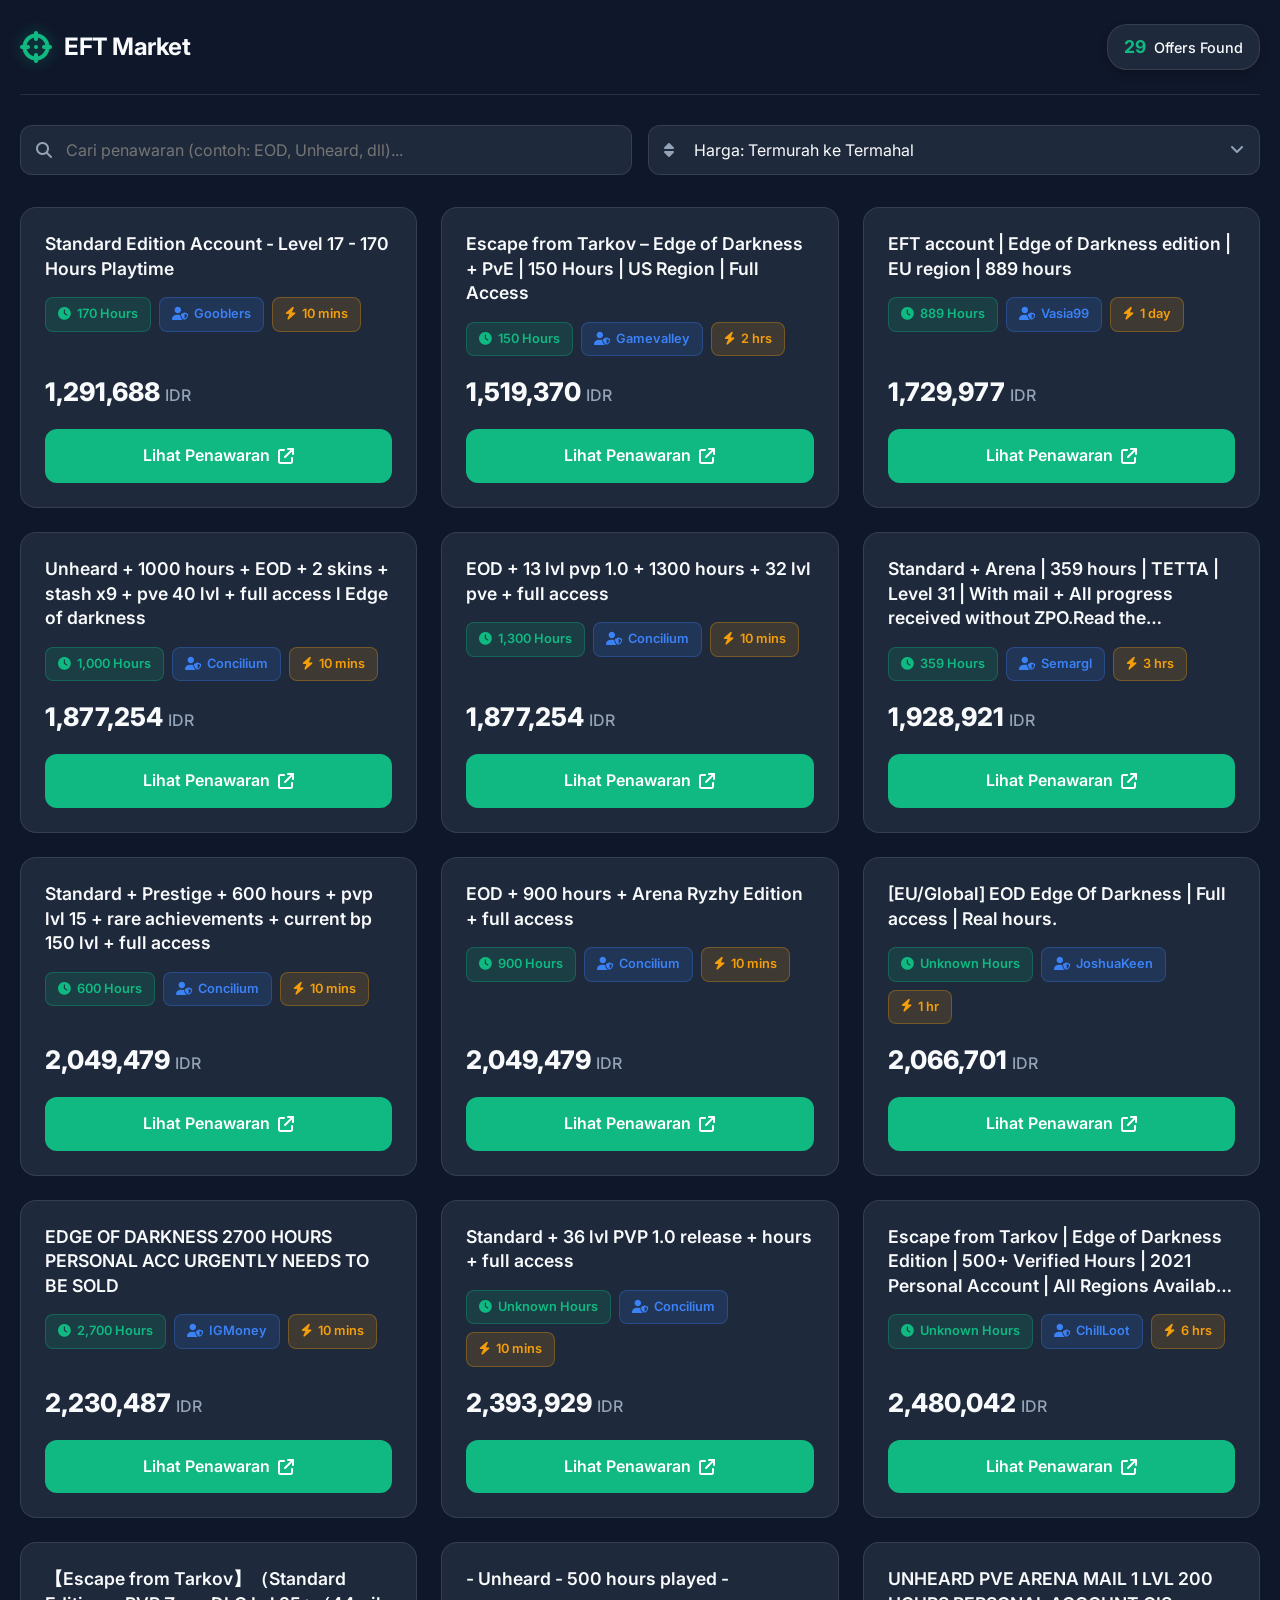
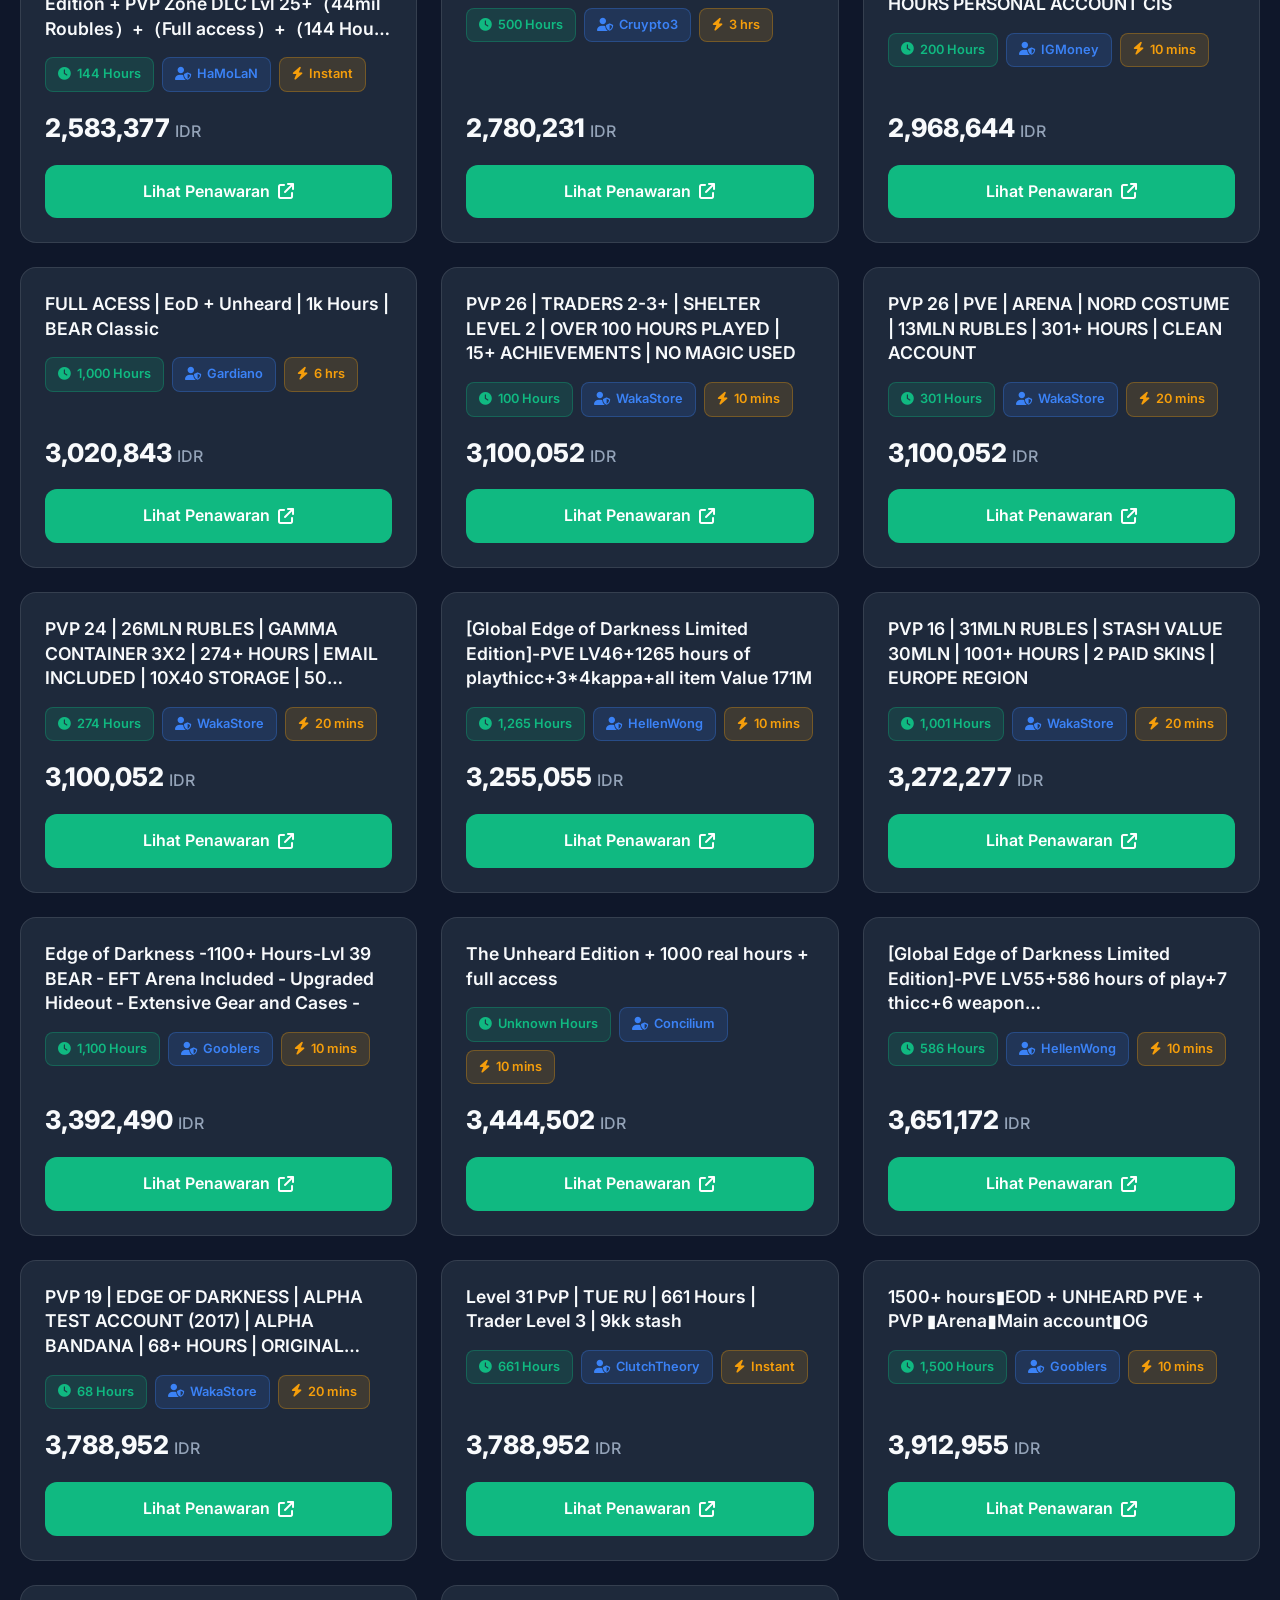
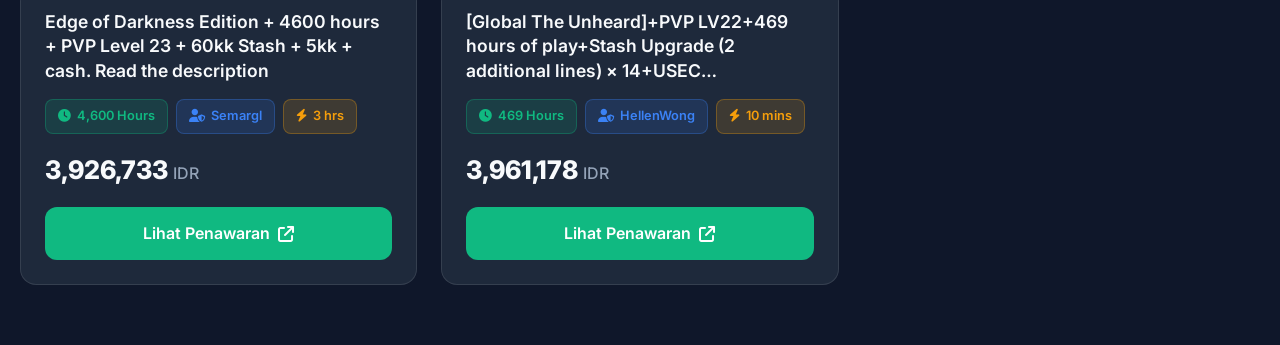
<file: index.html>
<!DOCTYPE html>
<html lang="en">
<head>
    <meta charset="UTF-8">
    <meta name="viewport" content="width=device-width, initial-scale=1.0">
    <title>EFT Accounts - Tracker</title>
    <link rel="icon" type="image/png" href="favicon.png">
    <!-- Google Fonts -->
    <link rel="preconnect" href="https://fonts.googleapis.com">
    <link rel="preconnect" href="https://fonts.gstatic.com" crossorigin>
    <link href="https://fonts.googleapis.com/css2?family=Inter:wght@300;400;500;600;700&display=swap" rel="stylesheet">
    <!-- Font Awesome for Icons -->
    <link rel="stylesheet" href="https://cdnjs.cloudflare.com/ajax/libs/font-awesome/6.4.0/css/all.min.css">
    
    <link rel="stylesheet" href="style.css">
</head>
<body>

    <div class="app-container">
        <!-- Header / Navigation -->
        <header class="top-nav">
            <div class="brand">
                <i class="fa-solid fa-crosshairs"></i>
                <h1>EFT Market</h1>
            </div>
            
            <div class="stats-badge" id="stats-badge">
                <span id="total-items">0</span> Offers Found
            </div>
        </header>

        <!-- Main Content -->
        <main class="main-content">
            
            <!-- Filter Section -->
            <section class="controls-panel">
                <div class="search-box">
                    <i class="fa-solid fa-search"></i>
                    <input type="text" id="searchInput" placeholder="Cari penawaran (contoh: EOD, Unheard, dll)...">
                </div>
                
                <div class="sort-box">
                    <i class="fa-solid fa-sort"></i>
                    <select id="sortSelect">
                        <option value="price-asc">Harga: Termurah ke Termahal</option>
                        <option value="price-desc">Harga: Termahal ke Termurah</option>
                        <option value="hours-desc">Jam Main: Tertinggi ke Terendah</option>
                        <option value="hours-asc">Jam Main: Terendah ke Tertinggi</option>
                    </select>
                </div>
            </section>

            <!-- Loading State -->
            <div id="loader" class="loader-container">
                <div class="spinner"></div>
                <p>Memuat Data...</p>
            </div>

            <!-- Products Grid -->
            <section class="products-grid" id="products-grid">
                <!-- Data akan dirender ke sini oleh JS -->
            </section>

            <!-- Empty State (Hidden default) -->
            <div id="empty-state" class="empty-state hidden">
                <i class="fa-solid fa-ghost"></i>
                <h3>Tidak ada hasil</h3>
                <p>Coba gunakan kata kunci pencarian yang lain.</p>
            </div>
        </main>
    </div>

    <script src="app.js"></script>
</body>
</html>
</file>
<file: style.css>
/* ROOT VARIABLES & RESET */
:root {
    --bg-primary: #0f172a;
    /* Slate 900 */
    --bg-secondary: #1e293b;
    /* Slate 800 */
    --bg-tertiary: #334155;
    /* Slate 700 */

    --text-primary: #f8fafc;
    /* Slate 50 */
    --text-muted: #94a3b8;
    /* Slate 400 */

    --accent-color: #10b981;
    /* Emerald 500 */
    --accent-hover: #059669;
    /* Emerald 600 */
    --accent-glow: rgba(16, 185, 129, 0.4);

    --border-color: rgba(255, 255, 255, 0.1);

    --danger-color: #ef4444;
    /* Red 500 */
    --warning-color: #f59e0b;
    --seller-color: #3b82f6;

    --font-main: 'Inter', system-ui, -apple-system, sans-serif;
    --transition: all 0.25s cubic-bezier(0.4, 0, 0.2, 1);
}

* {
    margin: 0;
    padding: 0;
    box-sizing: border-box;
}

body {
    background-color: var(--bg-primary);
    color: var(--text-primary);
    font-family: var(--font-main);
    line-height: 1.6;
    -webkit-font-smoothing: antialiased;
    overflow-x: hidden;
}

/* CUSTOM SCROLLBAR */
::-webkit-scrollbar {
    width: 8px;
}

::-webkit-scrollbar-track {
    background: var(--bg-primary);
}

::-webkit-scrollbar-thumb {
    background: var(--bg-tertiary);
    border-radius: 10px;
}

::-webkit-scrollbar-thumb:hover {
    background: var(--accent-color);
}

/* LAYOUT */
.app-container {
    max-width: 1400px;
    margin: 0 auto;
    padding: 0 20px;
}

/* HEADER */
.top-nav {
    display: flex;
    justify-content: space-between;
    align-items: center;
    padding: 24px 0;
    border-bottom: 1px solid var(--border-color);
    margin-bottom: 30px;
}

.brand {
    display: flex;
    align-items: center;
    gap: 12px;
}

.brand i {
    font-size: 2rem;
    color: var(--accent-color);
    text-shadow: 0 0 15px var(--accent-glow);
}

.brand h1 {
    font-size: 1.5rem;
    font-weight: 700;
    letter-spacing: -0.5px;
}

.stats-badge {
    background: var(--bg-secondary);
    padding: 8px 16px;
    border-radius: 20px;
    font-size: 0.9rem;
    font-weight: 500;
    box-shadow: 0 4px 10px rgba(0, 0, 0, 0.2);
    border: 1px solid var(--border-color);
    display: flex;
    align-items: center;
    gap: 8px;
}

.stats-badge span {
    color: var(--accent-color);
    font-weight: 700;
    font-size: 1.1rem;
}

/* CONTROLS (SEARCH & SORT) */
.controls-panel {
    display: flex;
    flex-wrap: wrap;
    gap: 16px;
    margin-bottom: 32px;
}

.search-box,
.sort-box {
    position: relative;
    flex: 1;
    min-width: 250px;
}

.search-box i,
.sort-box i {
    position: absolute;
    left: 16px;
    top: 50%;
    transform: translateY(-50%);
    color: var(--text-muted);
}

.search-box input,
.sort-box select {
    width: 100%;
    background-color: var(--bg-secondary);
    border: 1px solid var(--border-color);
    color: var(--text-primary);
    padding: 14px 14px 14px 45px;
    border-radius: 12px;
    font-family: var(--font-main);
    font-size: 1rem;
    transition: var(--transition);
    outline: none;
    appearance: none;
    /* remove native styling from select */
}

.search-box input:focus,
.sort-box select:focus {
    border-color: var(--accent-color);
    box-shadow: 0 0 0 3px var(--accent-glow);
}

/* SELECT SPESIFIC */
.sort-box::after {
    content: '\f107';
    /* FontAwesome chevron down */
    font-family: 'Font Awesome 6 Free';
    font-weight: 900;
    position: absolute;
    right: 16px;
    top: 50%;
    transform: translateY(-50%);
    color: var(--text-muted);
    pointer-events: none;
}

/* LOADER & EMPTY STATE */
.loader-container,
.empty-state {
    text-align: center;
    padding: 60px 20px;
    color: var(--text-muted);
}

.spinner {
    width: 40px;
    height: 40px;
    border: 4px solid var(--bg-tertiary);
    border-top: 4px solid var(--accent-color);
    border-radius: 50%;
    margin: 0 auto 16px;
    animation: spin 1s linear infinite;
}

@keyframes spin {
    0% {
        transform: rotate(0deg);
    }

    100% {
        transform: rotate(360deg);
    }
}

.empty-state i {
    font-size: 3rem;
    margin-bottom: 16px;
    color: var(--bg-tertiary);
}

.hidden {
    display: none !important;
}

/* GRID LAYOUT */
.products-grid {
    display: grid;
    grid-template-columns: repeat(auto-fill, minmax(320px, 1fr));
    gap: 24px;
    padding-bottom: 60px;
}

/* CARD UI */
.card {
    background: var(--bg-secondary);
    border-radius: 16px;
    border: 1px solid var(--border-color);
    padding: 24px;
    display: flex;
    flex-direction: column;
    gap: 16px;
    transition: var(--transition);
    position: relative;
    overflow: hidden;
}

.card:hover {
    transform: translateY(-5px);
    border-color: var(--accent-color);
    box-shadow: 0 10px 25px rgba(0, 0, 0, 0.4);
}

.card-title {
    font-size: 1.1rem;
    font-weight: 600;
    line-height: 1.4;
    display: -webkit-box;
    -webkit-line-clamp: 3;
    line-clamp: 3;
    /* Standard syntax */
    -webkit-box-orient: vertical;
    overflow: hidden;
    color: var(--text-primary);
}

/* METADATA BADGES */
.card-badges {
    display: flex;
    flex-wrap: wrap;
    gap: 8px;
}

.badge {
    padding: 6px 12px;
    border-radius: 8px;
    font-size: 0.8rem;
    font-weight: 600;
    display: flex;
    align-items: center;
    gap: 6px;
}

.badge-hours {
    background: rgba(16, 185, 129, 0.15);
    color: var(--accent-color);
    border: 1px solid rgba(16, 185, 129, 0.3);
}

.badge-seller {
    background: rgba(59, 130, 246, 0.15);
    color: var(--seller-color);
    border: 1px solid rgba(59, 130, 246, 0.3);
}

.badge-delivery {
    background: rgba(245, 158, 11, 0.15);
    color: var(--warning-color);
    border: 1px solid rgba(245, 158, 11, 0.3);
}

/* PRICE TAG */
.card-price {
    font-size: 1.6rem;
    font-weight: 800;
    color: var(--text-primary);
    margin-top: auto;
    /* Push to bottom */
}

.card-price span {
    font-size: 1rem;
    color: var(--text-muted);
    font-weight: 500;
}

/* ACTION BUTTON */
.card-btn {
    width: 100%;
    background-color: var(--accent-color);
    color: #fff;
    text-decoration: none;
    text-align: center;
    padding: 14px 20px;
    border-radius: 12px;
    font-weight: 600;
    font-size: 1rem;
    transition: var(--transition);
    border: none;
    display: flex;
    justify-content: center;
    align-items: center;
    gap: 8px;
}

.card-btn:hover {
    background-color: var(--accent-hover);
    box-shadow: 0 4px 15px var(--accent-glow);
}

/* ANIMATION FOR FILTERING */
.fade-in {
    animation: fadeIn 0.4s ease forwards;
}

@keyframes fadeIn {
    from {
        opacity: 0;
        transform: translateY(10px);
    }

    to {
        opacity: 1;
        transform: translateY(0);
    }
}

/* RESPONSIVE DESIGN */
@media screen and (max-width: 768px) {
    .top-nav {
        flex-direction: column;
        gap: 16px;
        align-items: flex-start;
    }

    .controls-panel {
        flex-direction: column;
    }

    .products-grid {
        grid-template-columns: 1fr;
    }

    .card-title {
        font-size: 1rem;
        -webkit-line-clamp: 4;
        line-clamp: 4;
        /* Standard syntax */
    }

    .card-badges {
        flex-wrap: wrap;
    }
}
</file>
